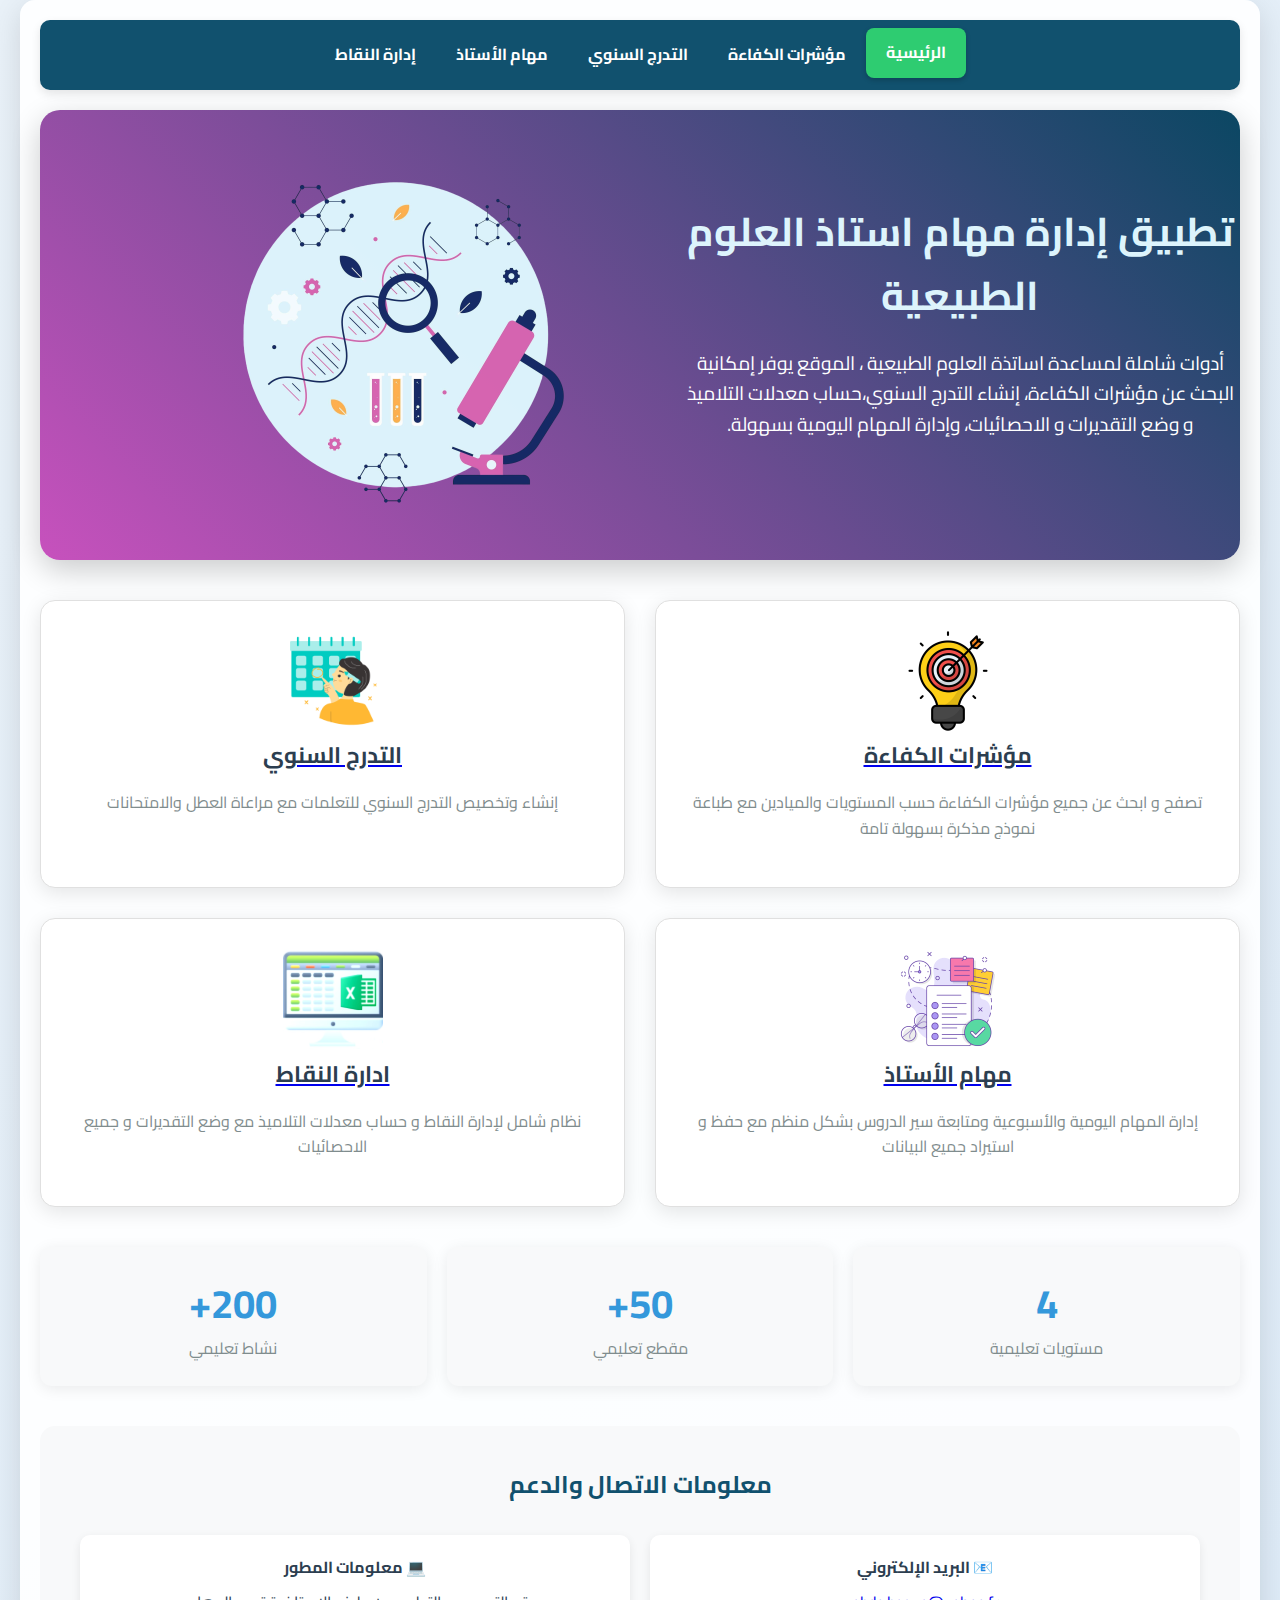
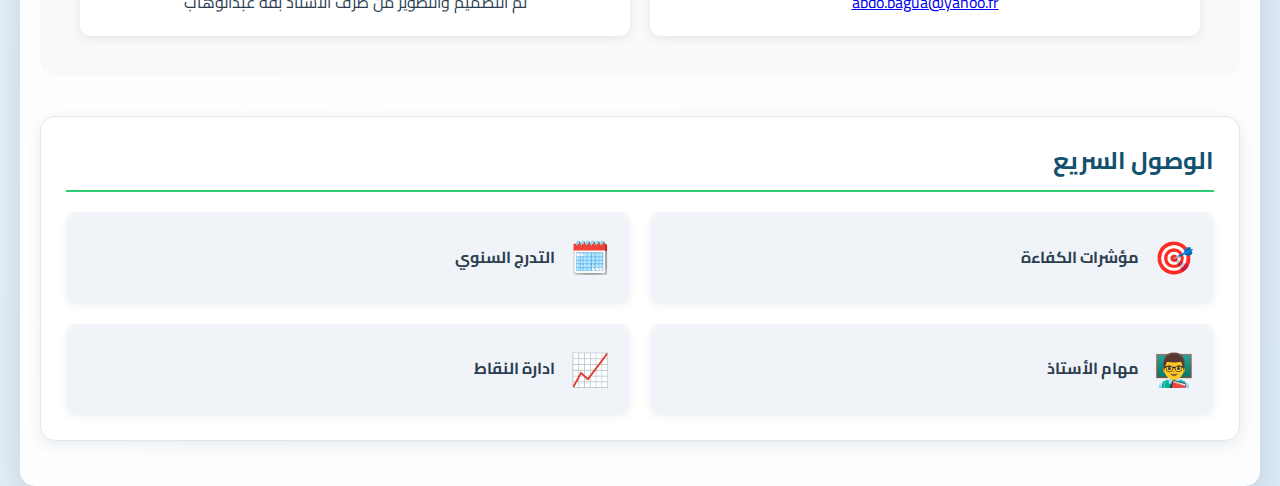
<file: index.html>
<!DOCTYPE html>
<html lang="ar" dir="rtl">
<head>
    <link rel="preconnect" href="https://fonts.googleapis.com">
    <link rel="preconnect" href="https://fonts.gstatic.com" crossorigin>
    <link href="https://fonts.googleapis.com/css2?family=Cairo:wght@400;700&display=swap" rel="stylesheet">
    <meta charset="UTF-8">
    <meta name="viewport" content="width=device-width, initial-scale=1.0">
    <link rel="icon" href="icons/icon-512.png" type="image/png">
    <title>📝 إدارة مهام استاذ العلوم الطبيعية🔬</title>
    <meta name="description" content="أدوات لدعم أساتذة العلوم الطبيعية بالمتوسط: مؤشرات كفاءة، تدرج سنوي، حساب المعدلات، وضع التقديرات، وإدارة المهام بسهولة">
    <meta name="keywords" content="العلوم الطبيعية, ملف بيداغوجي , وضع الملاحظات لملف الرقمنة, مؤشرات الكفاءة , التدرج السنوي للتعلمات , الدفتر اليومي ,منهج العلوم الطبيعية,مذكرات العلوم الطبيعية, التعليم المتوسط, مهام الاستاذ , وضع التقديرات " />
    <meta name="robots" content="index, follow">
    <link rel="stylesheet" href="style.css">
    <link rel="stylesheet" href="home.css"> <!-- ملف CSS الجديد للصفحة الرئيسية -->
    <link rel="manifest" href="manifest.json">
    <script>
        if ('serviceWorker' in navigator) {
            window.addEventListener('load', () => {
                navigator.serviceWorker.register('/service-worker.js')
                    .then(reg => console.log('Service Worker: Registered'))
                    .catch(err => console.log(`Service Worker: Error: ${err}`));
            });
        }
    </script>
</head>
<body>
    <div class="container home-container">
        <nav class="tabs">
            <a href="index.html" class="tab-link active">الرئيسية</a>
            <a href="com.html" class="tab-link">مؤشرات الكفاءة</a>
            <a href="monthly-plan.html" class="tab-link">التدرج السنوي </a>
            <a href="teacher-tasks.html" class="tab-link">مهام الأستاذ</a>
            <a href="note.html" class="tab-link">إدارة النقاط</a>
        </nav>
        
        <div class="home-hero">
            <div class="hero-content">
                <h1>تطبيق إدارة مهام استاذ العلوم الطبيعية </h1>
                <p>  أدوات شاملة لمساعدة اساتذة العلوم الطبيعية ، الموقع يوفر إمكانية البحث عن مؤشرات الكفاءة، إنشاء التدرج السنوي،حساب معدلات التلاميذ و وضع التقديرات و الاحصائيات، وإدارة المهام اليومية بسهولة.</p>
            </div>
            <div class="hero-image-container">
                <img src="images/hero-image.png" alt="صورة توضيحية">
            </div>
        </div>

        <div class="features-grid">
            <div class="feature-card">
                <a href="com.html">
                 <img src="images/idea.png" alt="مؤشرات الكفاءة" class="feature-icon">
                <h3>مؤشرات الكفاءة</h3></a>
                <p>تصفح و ابحث عن جميع مؤشرات الكفاءة حسب المستويات والميادين مع طباعة نموذج مذكرة بسهولة تامة</p> 
            </div>
            
            <div class="feature-card">
                <a href="monthly-plan.html">
                <img src="images/time.png" alt="التدرج السنوي" class="feature-icon">
                <h3>التدرج السنوي</h3></a>
                <p>إنشاء وتخصيص التدرج السنوي للتعلمات مع مراعاة العطل والامتحانات</p> 
            </div>
            
            <div class="feature-card">
                <a href="teacher-tasks.html">
                <img src="images/task.png" alt="مهام الأستاذ" class="feature-icon">
                <h3>مهام الأستاذ</h3></a>
                <p>إدارة المهام اليومية والأسبوعية ومتابعة سير الدروس بشكل منظم مع حفظ و استيراد جميع البيانات </p> 
            </div>
            <div class="feature-card">
                <a href="note.html">
                <img src="images/note.png" alt="ادارة النقاط" class="feature-icon">
                <h3> ادارة النقاط</h3></a>
                <p>نظام شامل لإدارة النقاط و حساب معدلات التلاميذ مع وضع التقديرات و جميع الاحصائيات </p> 
            </div>
        </div>

        <div class="quick-stats">
            <div class="stat-card">
                <span class="stat-number">4</span>
                <span class="stat-label">مستويات تعليمية</span>
            </div>
            <div class="stat-card">
                <span class="stat-number">50+</span>
                <span class="stat-label">مقطع تعليمي</span>
            </div>
            <div class="stat-card">
                <span class="stat-number">200+</span>
                <span class="stat-label">نشاط تعليمي</span>
            </div>
        </div>

        <div class="contact-section">
            <h2>معلومات الاتصال والدعم</h2>
            <div class="contact-info">
                <div class="contact-item">
                    <strong>📧 البريد الإلكتروني</strong>
                    <span><a href="mailto:abdo.bagua@yahoo.fr">abdo.bagua@yahoo.fr</a></span>
                </div>
                <div class="contact-item">
                    <strong> 💻 معلومات المطور</strong>
                    <span>تم التصميم والتطوير من طرف الاستاذ بقة عبدالوهاب</span>
                </div>
            </div>
        </div>

        <div class="home-section">
            <h2>الوصول السريع</h2>
            <div class="nav-links">
                <a href="com.html">
                    <span class="icon">🎯</span> مؤشرات الكفاءة
                </a>
                <a href="monthly-plan.html">
                    <span class="icon">🗓️</span>التدرج السنوي
                </a>
                <a href="teacher-tasks.html">
                    <span class="icon">👨‍🏫</span> مهام الأستاذ
                </a>
                <a href="note.html">
                    <span class="icon">📈</span> ادارة النقاط
                </a>
            </div>
        </div>
    </div>
</body>
</html>
</file>
<file: style.css>
:root {
    --primary-color: #11516e;
    --secondary-color: #2ecc71;
    --accent-color: #e74c3c;
    --light-bg: #f0f4f8;
    --card-bg: #ffffff;
    --text-dark: #2c3e50;
    --text-light: #7f8c8d;
    --border-light: #e1e8ed;
    --gradient-start: #e9f1f8;
    --gradient-end: #dceaf7;
}

body {
    font-family: 'Cairo','Arial', sans-serif;
    background: linear-gradient(135deg, var(--gradient-start), var(--gradient-end));
    color: var(--text-dark);
    line-height: 1.6;
    direction: rtl;
    text-align: right;
    min-height: 100vh;
    margin: 0;
}

.container {
    max-width: 1200px;
    margin: 20px auto;
    padding: 20px;
    background-color: rgba(255, 255, 255, 0.9);
    border-radius: 15px;
    box-shadow: 0 8px 30px rgba(0, 0, 0, 0.12);
}

h1, h2, h3, h4, h5 {
    color: var(--primary-color);
    margin-top: 0;
}

.tabs {
    display: flex;
    justify-content: center;
    background-color: var(--primary-color);
    padding: 10px;
    border-radius: 10px;
    margin-bottom: 20px;
    box-shadow: 0 4px 10px rgba(0,0,0,0.1);
}

.tabs .tab-link {
    padding: 12px 20px;
    color: #fff;
    text-decoration: none;
    font-weight: bold;
    border-radius: 8px;
    transition: background-color 0.3s, transform 0.2s;
}

.tabs .tab-link.active {
    background-color: var(--secondary-color);
    box-shadow: 0 2px 5px rgba(0,0,0,0.2);
    transform: translateY(-2px);
}

.tabs .tab-link:hover:not(.active) {
    background-color: rgba(255, 255, 255, 0.2);
}

.home-section {
    background-color: var(--card-bg);
    padding: 25px;
    border-radius: 15px;
    border: 1px solid var(--border-light);
    box-shadow: 0 4px 15px rgba(0,0,0,0.08);
    margin-bottom: 25px;
    transition: transform 0.3s ease, box-shadow 0.3s ease;
}

.home-section:hover {
    transform: translateY(-5px);
    box-shadow: 0 8px 25px rgba(0,0,0,0.15);
}

.home-section h2 {
    border-bottom: 2px solid var(--secondary-color);
    padding-bottom: 10px;
    margin-bottom: 15px;
}

.nav-links {
    display: grid;
    grid-template-columns: repeat(2, 1fr); /* عنصرين في كل سطر */
    /*display: flex;
    flex-wrap: wrap;*/
    gap: 20px;
    margin-top: 20px;
}

.nav-links a {
    flex: 1;
    min-width: 250px;
    display: flex;
    align-items: center;
    gap: 15px;
    padding: 20px;
    background-color: var(--light-bg);
    border-radius: 10px;
    text-decoration: none;
    color: var(--text-dark);
    font-weight: bold;
    box-shadow: 0 2px 8px rgba(0,0,0,0.05);
    transition: transform 0.3s, background-color 0.3s;
}

.nav-links a:hover {
    background-color: var(--border-light);
    transform: translateY(-3px);
}

.nav-links a .icon {
    font-size: 2rem;
}

/* Common Styles */
.controls {
    background-color: var(--card-bg);
    padding: 25px;
    border-radius: 15px;
    border: 1px solid var(--border-light);
    box-shadow: 0 4px 15px rgba(0,0,0,0.08);
    margin-bottom: 25px;
    transition: transform 0.3s ease, box-shadow 0.3s ease;
}

.controls:hover {
    transform: translateY(-5px);
    box-shadow: 0 8px 25px rgba(0,0,0,0.15);
}

.select-group, .input-group {
    margin-bottom: 20px;
    display: flex;
    flex-direction: column;
}

.input-group {
    display: flex;
    flex-direction: column;
    gap: 12px;
}

.input-group label::before {
    font-size: 1rem;
    margin-left: 10px;
    vertical-align: middle;
}

label {
    font-weight: bold;
    color: var(--text-dark);
    margin-bottom: 8px;
}

input[type="text"], input[type="date"], input[type="number"], select, textarea {
    width: 100%;
    padding: 12px;
    border: 1px solid var(--border-light);
    border-radius: 8px;
    background-color: var(--light-bg);
    color: var(--text-dark);
    font-size: 1rem;
    box-sizing: border-box;
    transition: border-color 0.3s, box-shadow 0.3s;
}

input[type="text"]:focus, input[type="date"]:focus, input[type="number"]:focus, select:focus, textarea:focus {
    border-color: var(--primary-color);
    outline: none;
    box-shadow: 0 0 0 3px rgba(52, 152, 219, 0.2);
}

button {
    background-color: var(--primary-color);
    color: #fff;
    padding: 12px 20px;
    border: none;
    border-radius: 8px;
    font-size: 1rem;
    font-weight: bold;
    cursor: pointer;
    transition: background-color 0.3s, transform 0.2s;
}

button:hover {
    background-color: #2980b9;
    transform: translateY(-2px);
}

button:disabled {
    background-color: #ccc;
    cursor: not-allowed;
    transform: none;
}

#competencies-display {
    background-color: var(--card-bg);
    padding: 25px;
    border-radius: 15px;
    border: 1px solid var(--border-light);
    box-shadow: 0 4px 15px rgba(0,0,0,0.08);
}

#competencies-display h2 {
    margin-bottom: 15px;
}

#competencies-list {
    list-style-type: none;
    padding: 0;
}

#competencies-list li {
    background-color: var(--light-bg);
    padding: 15px;
    margin-bottom: 10px;
    border-radius: 8px;
    border-right: 5px solid var(--secondary-color);
    transition: transform 0.2s;
}

#competencies-list li:hover {
    transform: translateX(-5px);
}

.display-header {
    display: flex;
    justify-content: space-between;
    align-items: center;
}

#print-activity-btn {
    padding: 8px 15px;
    font-size: 0.9rem;
}

/* Search Results */
.search-container {
    display: flex;
    flex-wrap: nowrap;         /* منع العناصر من النزول لسطر جديد */
    gap: 10px;                  /* مسافة بين الحقل والزر */
    max-width: 600px;
    width: 100%;
    margin-bottom: 20px;
    align-items: center;       /* محاذاة عمودية للمنتصف */
}

#search-input {
    flex-grow: 1;              /* يجعل حقل الإدخال يأخذ المساحة المتاحة */
    padding: 12px;
    box-sizing: border-box;
    min-width: 0;              /* مهم لمنع مشاكل في التقلص داخل flex */
}

#search-button {
    padding: 12px 20px;
    white-space: nowrap;       /* منع الزر من النزول لسطر جديد */
    box-sizing: border-box;
    cursor: pointer;
}

#search-results-info {
    font-style: italic;
    color: var(--text-light);
}

/* Monthly Plan Styles */
.input-interface {
    background-color: var(--card-bg);
    padding: 25px;
    border-radius: 15px;
    border: 1px solid var(--border-light);
    box-shadow: 0 4px 15px rgba(0,0,0,0.08);
    margin-bottom: 25px;
}

.input-interface h3 {
    border-bottom: 2px solid var(--primary-color);
    padding-bottom: 10px;
    margin-bottom: 20px;
}

.input-interface .basic-inputs {
    display: grid;
    grid-template-columns: repeat(auto-fit, minmax(280px, 1fr));
    gap: 20px;
    margin-bottom: 25px;
}

.input-interface .holiday-exam-controls {
    display: grid;
    grid-template-columns: repeat(auto-fit, minmax(200px, 1fr));
    gap: 20px;
    align-items: end;
}

.holiday-exam-manager {
    background-color: var(--light-bg);
    padding: 20px;
    border-radius: 10px;
    border: 1px dashed var(--border-light);
    margin-bottom: 20px;
}

.holiday-exam-manager h4 {
    color: var(--accent-color);
    border-bottom: 1px solid var(--accent-color);
    padding-bottom: 5px;
}

.periods-list {
    margin-top: 20px;
}

.periods-list h5 {
    margin-top: 15px;
    margin-bottom: 10px;
    color: var(--text-dark);
}

.period-item {
    display: flex;
    justify-content: space-between;
    align-items: center;
    background-color: #fff;
    padding: 10px;
    border-radius: 8px;
    border: 1px solid var(--border-light);
    margin-bottom: 8px;
}

.period-item button {
    padding: 5px 10px;
    font-size: 0.8rem;
    background-color: var(--accent-color);
}

.generate-btn {
    width: 100%;
    margin-top: 20px;
}

/* Updated Table Styles */
.monthly-plan-table {
    width: 100%;
    border-collapse: collapse;
    margin-top: 25px;
    box-shadow: 0 4px 15px rgba(0,0,0,0.08);
    border-radius: 10px;
    overflow: hidden;
}

.monthly-plan-table th, .monthly-plan-table td {
    border: 1px solid var(--border-light);
    padding: 15px;
    text-align: center;
    vertical-align: top;
}

.monthly-plan-table th {
    background-color: var(--primary-color);
    color: #fff;
    font-weight: bold;
    white-space: nowrap;
}

.monthly-plan-table tbody tr:nth-child(even) {
    background-color: var(--light-bg);
}

.monthly-plan-table tbody tr:hover {
    background-color: var(--border-light);
}

.month-cell {
    background-color: var(--secondary-color);
    color: #fff;
    font-weight: bold;
}

.field-cell, .module-cell {
    text-align: right;
    font-size: 0.9em;
    padding: 10px;
}

.activities-cell {
    text-align: right;
    line-height: 1.8;
}

.status-holiday, .status-exam {
    background-color: #fcebeb;
    color: var(--accent-color);
}

.status-study {
    background-color: #e6f7ff;
    color: #007bb6;
}

.table-summary {
    margin-top: 25px;
    padding: 20px;
    border: 1px dashed var(--border-light);
    border-radius: 10px;
    background-color: var(--light-bg);
    display: flex;
    flex-wrap: wrap;
    gap: 20px;
}

.table-summary p {
    margin: 0;
    flex: 1;
    min-width: 200px;
    font-size: 14px;
    color: var(--text-dark);
}

.table-summary p strong {
    color: var(--primary-color);
}

/* Tasks Page Styles */
.tasks-container {
    display: grid;
    grid-template-columns: 1fr;
    gap: 25px;
    margin-top: 20px;
}

.schedule-section, .tasks-section {
    padding: 25px;
    background: var(--card-bg);
    border-radius: 15px;
    border: 1px solid var(--border-light);
    box-shadow: 0 4px 15px rgba(0,0,0,0.08);
    transition: transform 0.3s ease, box-shadow 0.3s ease;
}

.schedule-section:hover, .tasks-section:hover {
    transform: translateY(-5px);
    box-shadow: 0 8px 25px rgba(0,0,0,0.15);
}

.schedule-section h2, .tasks-section h2 {
    border-bottom: 2px solid var(--accent-color);
    padding-bottom: 10px;
    margin-bottom: 20px;
}

.tasks-list-container {
    max-height: 600px;
    overflow-y: auto;
    padding-right: 15px; /* for scrollbar */
}

#tasks-ul {
    list-style: none;
    padding: 0;
}

.task-item {
    background-color: var(--light-bg);
    padding: 15px;
    border-radius: 10px;
    margin-bottom: 15px;
    border: 1px solid var(--border-light);
    display: flex;
    flex-direction: column;
    position: relative;
    transition: transform 0.2s;
}

.task-item:hover {
    transform: translateX(-5px);
}

.task-item.completed {
    background-color: #e9ffe9;
    text-decoration: line-through;
    color: #888;
}

.task-item .actions {
    display: flex;
    gap: 10px;
    margin-top: 10px;
}

.task-item .actions button {
    padding: 5px 10px;
    font-size: 14px;
}

.task-item .actions .complete-btn {
    background-color: #28a745;
}

.task-item .actions .delete-btn {
    background-color: #dc3545;
}

.tasks-filter {
    display: flex;
    gap: 10px;
    margin-bottom: 15px;
}

.tasks-filter button {
    background-color: #eee;
    color: #333;
}

.tasks-filter button.active {
    background-color: #007bff;
    color: #fff;
}

/* تنسيقات الطباعة */
.printable-content {
    direction: rtl;
    text-align: right;
    font-family: 'Arial', sans-serif;
    line-height: 1.6;
    color: #000;
}

.activity-table {
    width: 100%;
    border-collapse: collapse;
    margin-bottom: 20px;
}

.activity-table td {
    padding: 10px;
    border: 1px solid #000;
    vertical-align: top;
}

.activity-table .right-column {
    width: 30%;
    background-color: #f2f2f2;
    padding: 15px;
}

.activity-table .left-column {
    width: 70%;
    padding: 15px;
}

.activity-table strong {
    color: var(--primary-color);
}

.activity-title {
    font-size: 1.2em;
    font-weight: bold;
    margin-bottom: 10px;
    color: var(--text-dark);
}

.competencies-list {
    list-style-type: disc;
    padding-right: 20px;
}

.competencies-list li {
    margin-bottom: 5px;
}

/* Print styles for Monthly plan */
@media print {
    body {
        margin: 0;
        padding: 0;
        font-family: 'Arial', sans-serif;
    }
    .container, .tabs, .input-interface, .generate-btn, .print-btn, .controls, .search-container, .tasks-container {
        display: none !important;
    }
    .printable-content {
        display: block !important;
        width: 100%;
        margin: auto;
        padding: 1cm;
        box-shadow: none;
    }
    .print-header {
        display: flex;
        justify-content: space-between;
        align-items: center;
        margin-bottom: 2cm;
        border-bottom: 2px solid #000;
        padding-bottom: 15px;
    }
    .header-info, .header-title {
        text-align: right;
    }
    .header-info p, .header-title p {
        margin: 0;
    }
    .monthly-plan-table {
        width: 100%;
        border-collapse: collapse;
        font-size: 10pt;
        table-layout: fixed;
    }
    .monthly-plan-table th, .monthly-plan-table td {
        border: 1px solid #ccc;
        padding: 10px;
        text-align: center;
        vertical-align: middle;
    }
    .monthly-plan-table th {
        background-color: #f2f2f2;
        font-weight: bold;
        color: #333;
    }
    .month-cell {
        font-size: 1.2em;
        font-weight: bold;
        background-color: #e0eaf2;
    }
    .activities-cell {
        text-align: right;
    }
    .activity-item {
        display: block;
        margin-bottom: 5px;
        border-bottom: 1px dotted #ccc;
        padding-bottom: 3px;
    }
    .activity-item:last-child {
        border-bottom: none;
    }
    .table-summary {
        margin-top: 30px;
        padding: 15px;
        border: 1px dashed #ccc;
        background-color: #f9f9f9;
    }
}
/* تنسيقات إضافية لقائمة نمط التوزيع */
#pattern-select-group {
    display: none; /* مخفية بشكل افتراضي */
}
@media (max-width: 600px) {
  .nav-links {
    grid-template-columns: 1fr; /* عنصر واحد في كل سطر */
  }
}
@media (max-width: 768px) {
  .tabs {
    flex-wrap: wrap;
    justify-content: space-between;
    padding: 10px;
  }

  .tabs .tab-link {
    flex: 1 1 calc(50% - 10px); /* اثنين في كل صف تقريبا */
    margin-bottom: 10px;
    text-align: center;
    font-size: 14px;
    padding: 10px;
  }
}

@media (max-width: 480px) {
  .tabs .tab-link {
    flex: 1 1 100%; /* كل تبويب ياخذ عرض كامل */
  }
}
</file>
<file: home.css>
/* تنسيقات خاصة بالصفحة الرئيسية فقط */
.home-container {
    max-width: 1200px;
    margin: 0 auto;
    padding: 20px;
}

.home-hero {
    /* تغيير الخلفية لتكون تدرجًا لونيًا */
    background: linear-gradient(45deg, #c751bd 0%, #0b4763 100%);
    color: white;
    height: 50vh;
    /*padding: 50px 30px; */
    border-radius: 20px;
    text-align: center; /* تغيير المحاذاة لليمين أو اليسار */
    margin-bottom: 40px;
    box-shadow: 0 10px 30px rgba(0,0,0,0.2);
    font-family: 'Cairo', sans-serif;
    display: flex; /* استخدام Flexbox لتنظيم المحتوى */
    flex-direction: row; /* جعل العناصر تتجه بشكل أفقي */
    align-items: center; /* توسيط العناصر عموديًا */
    gap: 80px; /* مسافة بين النص والصورة */
}

.hero-content {
    flex: 1; /* جعل المحتوى يأخذ مساحة مرنة */
}

.hero-image-container {
    flex: 1;
    display: flex;
    justify-content: flex-start; /* الخيار الصحيح للمحاذاة لليسار */
    align-items: center;
}

.hero-image-container img {
    max-width: 100%; /* تأكد من أن الصورة لا تتجاوز حجم الحاوية */
    height: auto;
    border-radius: 15px; /* حواف دائرية للصورة */
    box-shadow: 0 0px 0px rgba(0,0,0,0.2);
    transition: transform 0.3s ease;
}

.hero-image-container img:hover {
    transform: scale(1.05); /* حركة بسيطة عند مرور المؤشر */
}

.home-hero h1 {
    font-size: 2.5rem;
    margin-bottom: 20px;
    font-weight: 700;
    color: #ddf4fc;  ;
}

.home-hero p {
    font-size: 1.2rem;
    line-height: 1.6;
    margin-bottom: 30px;
}


.features-grid {
    display: grid;
   /* grid-template-columns: repeat(auto-fit, minmax(300px, 1fr));*/
   grid-template-columns: repeat(2, 1fr);
    gap: 30px;
    margin: 40px 0;
}

.feature-card {
    background: #ffffff;
    padding: 30px;
    border-radius: 15px;
    text-align: center;
    box-shadow: 0 5px 20px rgba(0,0,0,0.1);
    transition: transform 0.3s ease, box-shadow 0.3s ease;
    border: 1px solid #e0e0e0;
}

.feature-card:hover {
    transform: translateY(-10px);
    box-shadow: 0 15px 40px rgba(0,0,0,0.15);
}

.feature-icon img {
  /*  font-size: 3rem;
    margin-bottom: 20px; */
   max-width: 100%;
    height: auto;
    display: block;
}

.feature-card h3 {
    color: #2c3e50;
    margin-bottom: 15px;
    font-size: 1.4rem;
}

.feature-card p {
    color: #7f8c8d;
    line-height: 1.6;
}

.quick-stats {
    display: grid;
    grid-template-columns: repeat(auto-fit, minmax(200px, 1fr));
    gap: 20px;
    margin: 40px 0;
}

.stat-card {
    background: #f8f9fa;
    padding: 25px;
    border-radius: 12px;
    text-align: center;
    box-shadow: 0 3px 15px rgba(0,0,0,0.08);
}

.stat-number {
    font-size: 2.5rem;
    font-weight: bold;
    color: #3498db;
    display: block;
}

.stat-label {
    color: #7f8c8d;
    font-size: 1rem;
}

.contact-section {
    background: #f8f9fa;
    padding: 40px;
    border-radius: 15px;
    margin: 40px 0;
    text-align: center;
}

.contact-info {
    display: grid;
    grid-template-columns: repeat(auto-fit, minmax(250px, 1fr));
    gap: 20px;
    margin-top: 30px;
}

.contact-item {
    padding: 20px;
    background: white;
    border-radius: 10px;
    box-shadow: 0 3px 10px rgba(0,0,0,0.08);
}

.contact-item strong {
    color: #2c3e50;
    display: block;
    margin-bottom: 10px;
}

/* تصميم متجاوب للصفحة الرئيسية */
@media (max-width: 900px) {
    .home-hero {
        flex-direction: column; /* جعل الصورة والنص فوق بعضهما البعض */
        text-align: center;
    }
}

@media (max-width: 768px) {
    .home-hero {
        padding: 40px 20px;
    }

    .home-hero h1 {
        font-size: 2rem;
    }

    .features-grid {
        grid-template-columns: 1fr;
    }

    .quick-stats {
        grid-template-columns: repeat(2, 1fr);
    }
}

@media (max-width: 480px) {
    .quick-stats {
        grid-template-columns: 1fr;
    }

    .home-container {
        padding: 10px;
    }
}
/* home.css - تحسينات للهواتف */

@media (max-width: 900px) {
    .home-hero {
        flex-direction: column;
        text-align: center;
        height: auto;
        padding: 30px 20px;
        gap: 40px;
    }
    
    .hero-image-container {
        justify-content: center;
        order: -1; /* جعل الصورة تظهر أولاً */
    }
    
    .hero-image-container img {
        max-width: 80%;
        max-height: 250px;
        object-fit: cover;
    }
}

@media (max-width: 768px) {
    .home-hero {
        padding: 25px 15px;
        gap: 30px;
    }
    
    .home-hero h1 {
        font-size: 1.8rem;
        margin-bottom: 15px;
    }
    
    .home-hero p {
        font-size: 1rem;
        margin-bottom: 20px;
    }
    
    .hero-image-container img {
        max-width: 90%;
        max-height: 200px;
    }
    
    .features-grid {
        grid-template-columns: 1fr;
        gap: 20px;
        margin: 30px 0;
    }
    
    .feature-card {
        padding: 20px;
    }
}

@media (max-width: 480px) {
    .home-hero {
        padding: 20px 10px;
        gap: 25px;
        margin-bottom: 30px;
    }
    
    .home-hero h1 {
        font-size: 1.5rem;
    }
    
    .home-hero p {
        font-size: 0.9rem;
    }
    
    .hero-image-container img {
        max-width: 95%;
        max-height: 180px;
    }
    
    .quick-stats {
        grid-template-columns: 1fr;
        gap: 15px;
    }
    
    .contact-info {
        grid-template-columns: 1fr;
    }
}
</file>
